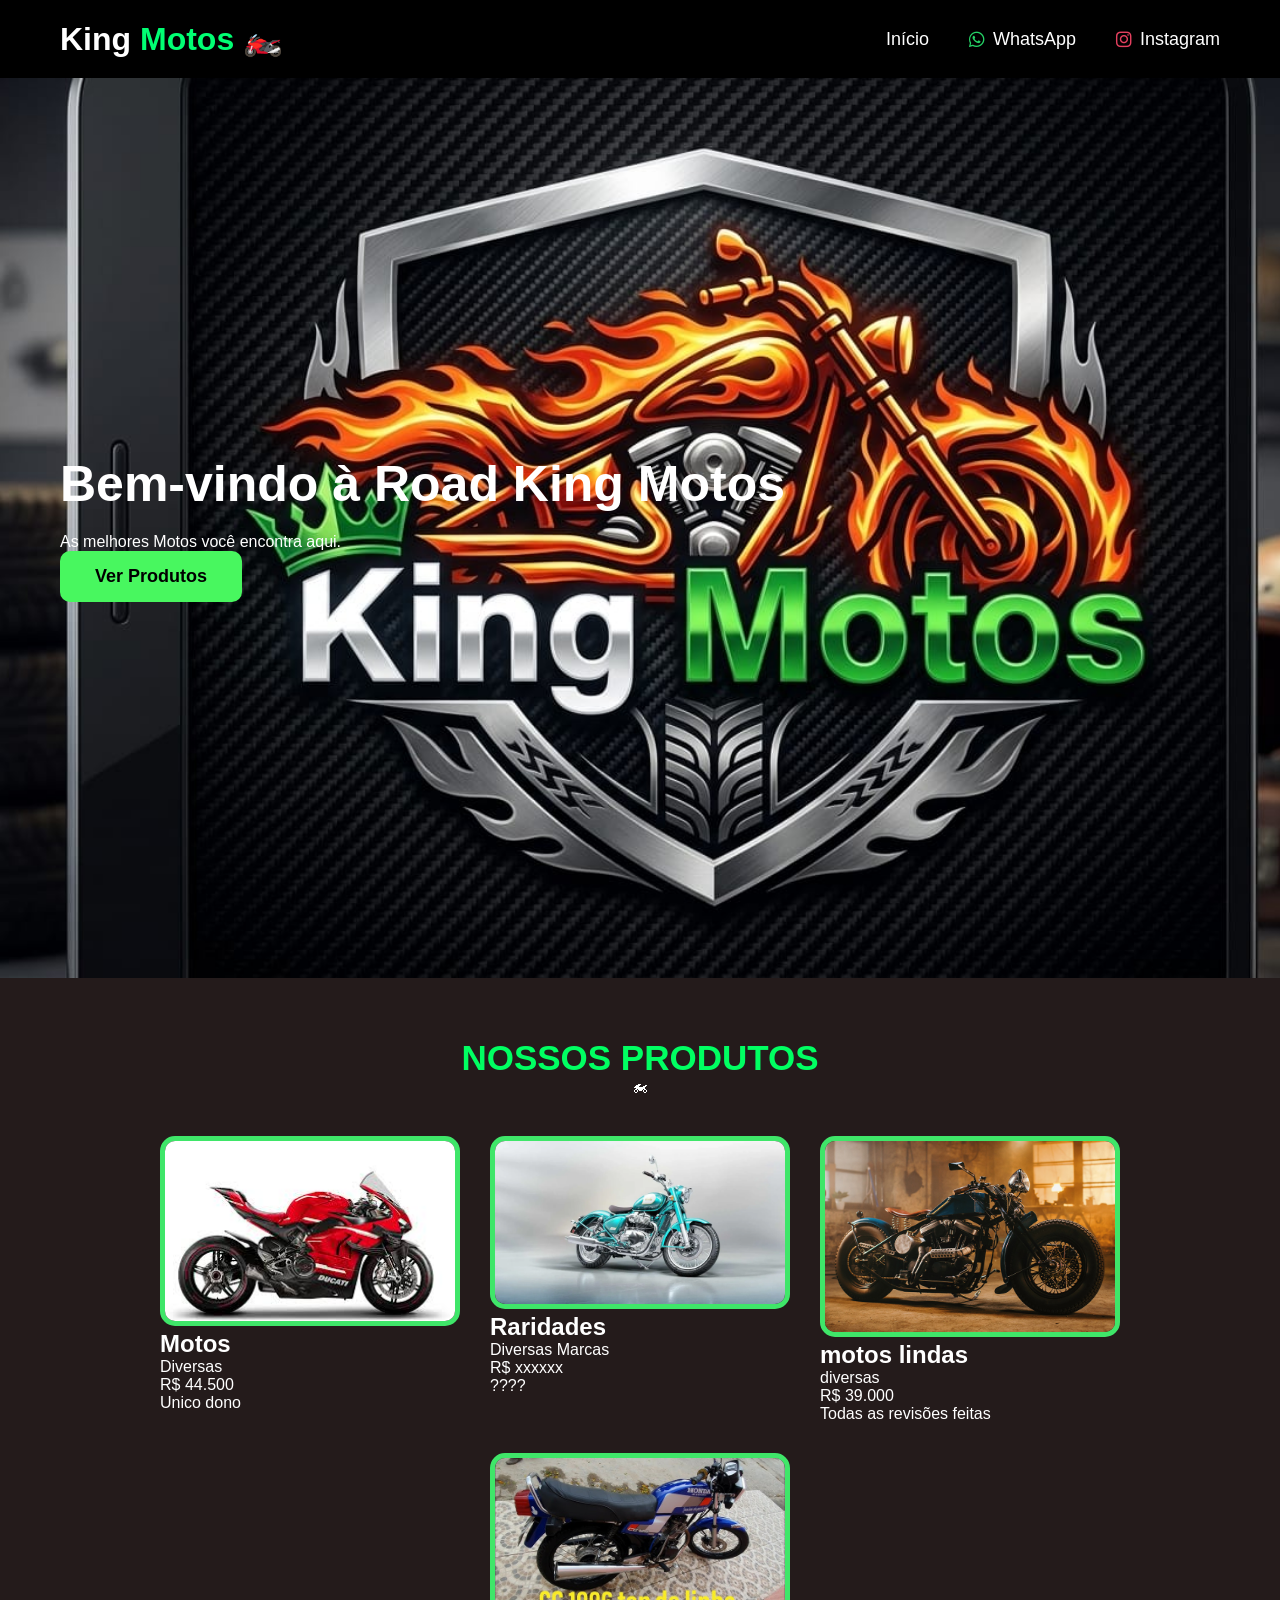
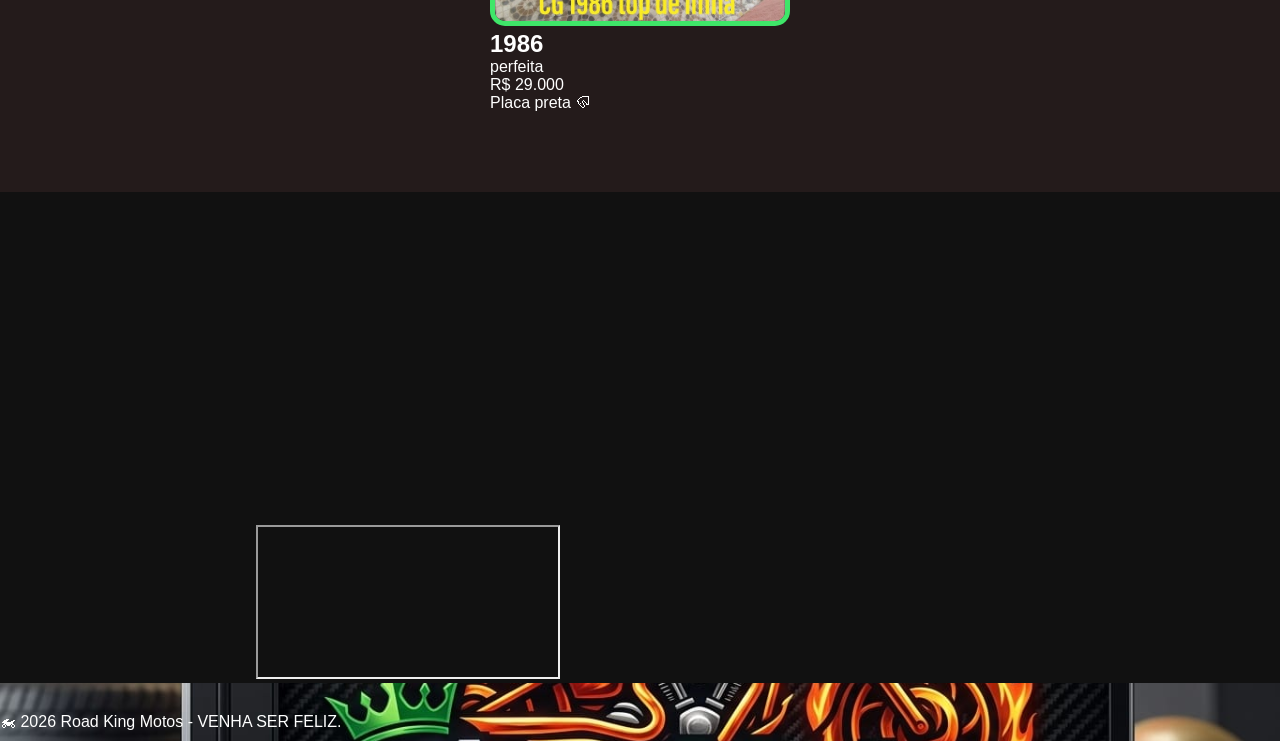
<file: index - Copia.html>
<!DOCTYPE html>
<html lang="pt-br">
<head>
    <meta charset="UTF-8">
    <meta name="viewport" content="width=device-width, initial-scale=1.0">
    <title>King Motos</title>

    <link rel="stylesheet" href="index.css">

    <link rel="stylesheet" href="https://cdnjs.cloudflare.com/ajax/libs/font-awesome/6.0.0/css/all.min.css">
</head>

<body>

<header>
    <div class="logo">
        <h1> King <span>Motos &#127949;&#xFE0F;</span></h1>
    </div>
    <nav>
        <a href="#">Início</a>
        
        <a href="https://wa.me/5511962297600" target="_blank">
            <i class="fa-brands fa-whatsapp"></i> WhatsApp
        </a>

        <a href="https://www.instagram.com/fabianopiaui?utm_source=qr&igsh=NXZnNHpnM2V2ejA3" target="_blank">
            <i class="fa-brands fa-instagram"></i> Instagram
        </a>
    </nav>
</header>

<section class="secao-img1">
    <div class="texto">
        <h2>Bem-vindo à Road King Motos</h2>
        <p>As melhores Motos você encontra aqui.</p>

        <a href="#nossos-produtos">
            <button>Ver Produtos</button>
        </a>
    </div>
</section>

<main id="nossos-produtos">
    <ul class="produtos-titulo">
        <li>Nossos Produtos</li>&#127949;
    </ul>

    <div class="container">
        <div class="card">
            <img src="./img/produtos/images.jpg" width="200" height="100">
            <h2>Motos</h2>
            <p>Diversas </p>
            <p class="preço">R$ 44.500</p>Unico dono
        </div>

        <div class="card">
            <img src="./img/produtos/retroroad.webp" alt="200">
            <h2>Raridades</h2>
            <p>Diversas Marcas</p>
            <p class="preço">R$ xxxxxx</p>????
        </div>
        <div class="card">
            <img src="./img/produtos/motos.antiga.jpg" alt="motos">
            <h2>motos lindas</h2>
            <p>diversas</p>
            <p class="preço">R$ 39.000</p>Todas as revisões feitas
        </div>
        <div class="card">
            <img src="./img/1986.jpg" alt="As melhores motos">
            <h2>1986</h2>
            <p>perfeita </p>
            <p class="preço">R$ 29.000</p>Placa preta &#129591;
        </div>
        </div>
</main>

<section class="secao-img2"></section> 
<div class="container-flex">
    <iframe src="https://www.google.com/maps/embed?pb=!1m18!1m12!1m3!1d3654.3762044916803!2d-46.548263125417755!3d-23.662500765314242!2m3!1f0!2f0!3f0!3m2!1i1024!2i768!4f13.1!3m3!1m2!1s0x94ce42fa87ca9125%3A0x3316667a990a7ba7!2sR.%20Corumb%C3%A1%2C%20372%20-%20Vila%20Alice%2C%20Santo%20Andr%C3%A9%20-%20SP%2C%2009041-270!5e0!3m2!1spt-BR!2sbr!4v1776347235772!5m2!1spt-BR!2sbr" width="400" height="300" style="border:0;" allowfullscreen="" loading="lazy" referrerpolicy="no-referrer-when-downgrade"></iframe>
</div>
<div class="video">
    <iframe src="https://youtu.be/TsQVTlcSUlQ"></iframe>
</div>

<footer>
    <p>&#127949; 2026 Road King Motos -  VENHA SER FELIZ.</p>
</footer>

</body>
</html>
</file>
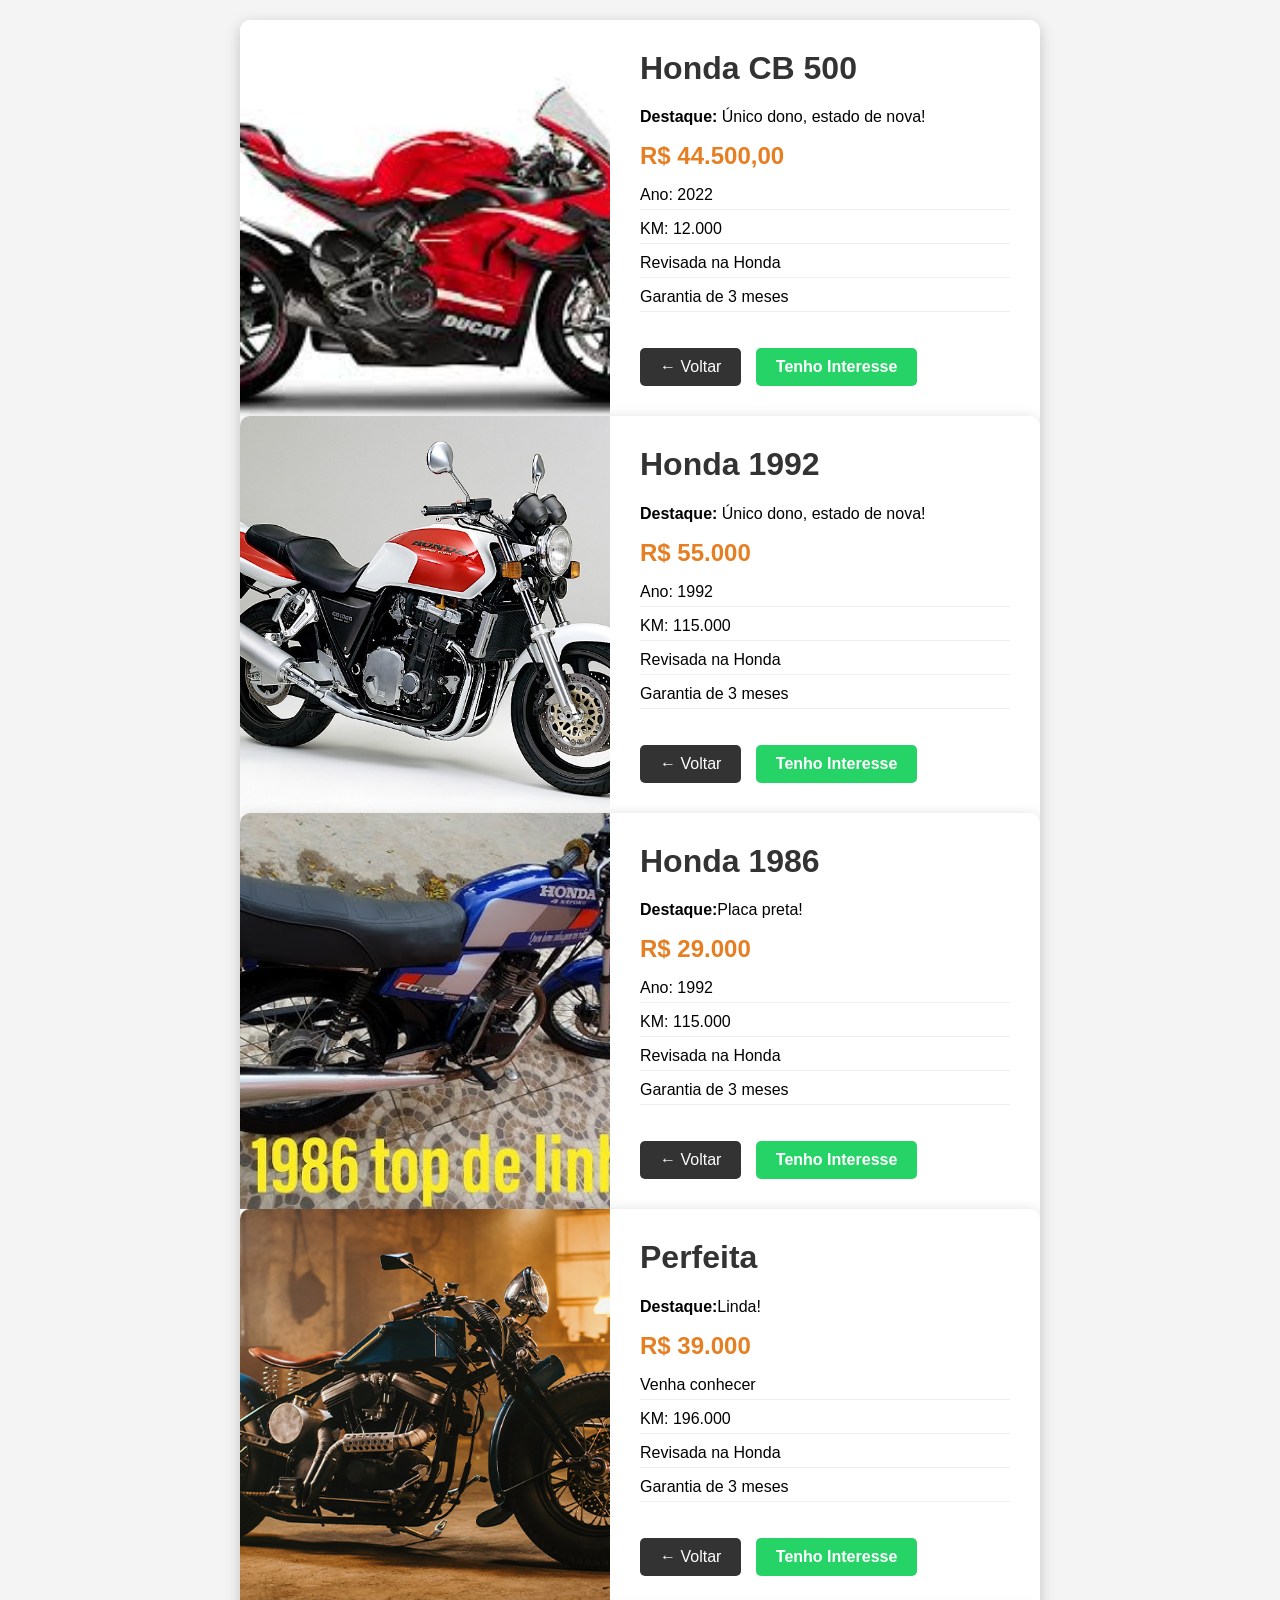
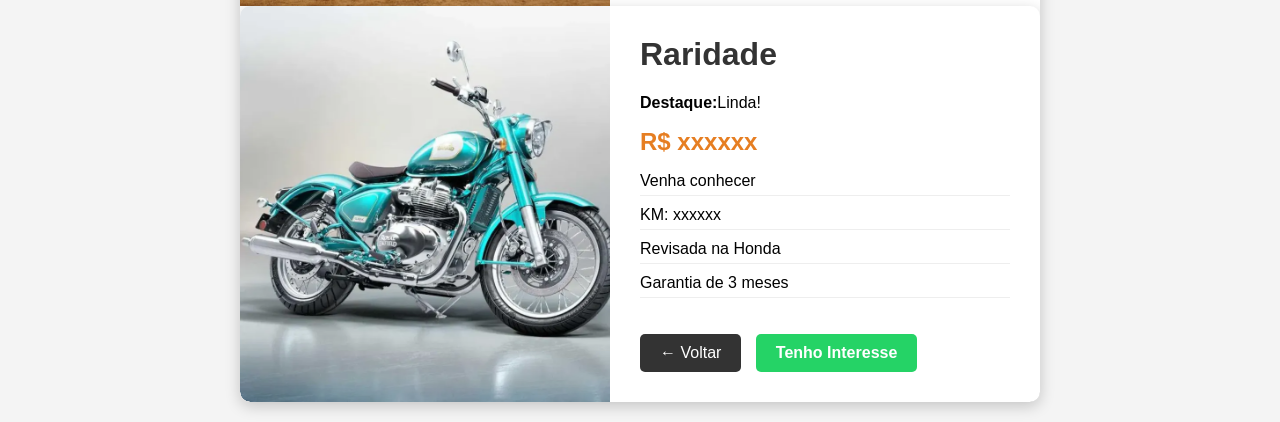
<file: pop_produtos.html>
<!DOCTYPE html>
<html lang="pt-br">
<head>
    <meta charset="UTF-8">
    <meta name="viewport" content="width=device-width, initial-scale=1.0">
    <title>Detalhes do Produto - King Motos</title>
    <!-- Reaproveitando seus ícones -->
    <link rel="stylesheet" href="https://cloudflare.com">
    <style>
        body {
            font-family: Arial, sans-serif;
            background-color: #f4f4f4;
            margin: 0;
            padding: 20px;
            display: flex;
            justify-content: center;
        }
        .pop-container {
            background: white;
            max-width: 800px;
            width: 100%;
            border-radius: 10px;
            overflow: hidden;
            box-shadow: 0 4px 15px rgba(0,0,0,0.2);
            display: flex;
            flex-wrap: wrap;
        }
        .pop-img {
            flex: 1;
            min-width: 300px;
        }
        .pop-img img {
            width: 100%;
            height: 100%;
            object-fit: cover;
        }
        .pop-info {
            flex: 1;
            padding: 30px;
            min-width: 300px;
        }
        .pop-info h1 {
            color: #333;
            margin-top: 0;
        }
        .preco-destaque {
            font-size: 24px;
            color: #e67e22;
            font-weight: bold;
            margin: 15px 0;
        }
        .detalhes-lista {
            list-style: none;
            padding: 0;
        }
        .detalhes-lista li {
            margin-bottom: 10px;
            border-bottom: 1px solid #eee;
            padding-bottom: 5px;
        }
        .btn-voltar {
            display: inline-block;
            margin-top: 20px;
            padding: 10px 20px;
            background-color: #333;
            color: white;
            text-decoration: none;
            border-radius: 5px;
        }
        .btn-whatsapp {
            display: inline-block;
            background-color: #25d366;
            color: white;
            padding: 10px 20px;
            text-decoration: none;
            border-radius: 5px;
            font-weight: bold;
            margin-left: 10px;
        }
    </style>
</head>
<body>

<div class="pop-container">
    <div class="pop-img">
        <!-- Aqui você mudará a imagem para cada moto -->
        <img src="./produtos/images.jpg" alt="Moto King Motos">
    </div>
    
    <div class="pop-info">
        <h1>Honda CB 500</h1>
        <p><strong>Destaque:</strong> Único dono, estado de nova!</p>
        
        <div class="preco-destaque">R$ 44.500,00</div>

        <ul class="detalhes-lista">
            <li><i class="fa-solid fa-calendar-days"></i> Ano: 2022</li>
            <li><i class="fa-solid fa-gauge-high"></i> KM: 12.000</li>
            <li><i class="fa-solid fa-wrench"></i> Revisada na Honda</li>
            <li><i class="fa-solid fa-shield-halved"></i> Garantia de 3 meses</li>
        </ul>

        <a href="index.html" class="btn-voltar">← Voltar</a>
        <a href="https://wa.me/5511962297600" class="btn-whatsapp" target="_blank">
            <i class="fa-brands fa-whatsapp"></i> Tenho Interesse
        </a>

    </div>
    <div class="pop-container">
    <div class="pop-img">
        <img src="./produtos/1992_Honda.jpg" alt="Moto King Motos">
    </div>
    
    <div class="pop-info">
        <h1>Honda 1992</h1>
        <p><strong>Destaque:</strong> Único dono, estado de nova!</p>
        
        <div class="preco-destaque">R$ 55.000</div>

        <ul class="detalhes-lista">
            <li><i class="fa-solid fa-calendar-days"></i> Ano: 1992</li>
            <li><i class="fa-solid fa-gauge-high"></i> KM: 115.000</li>
            <li><i class="fa-solid fa-wrench"></i> Revisada na Honda</li>
            <li><i class="fa-solid fa-shield-halved"></i> Garantia de 3 meses</li>
        </ul>

        <a href="index.html" class="btn-voltar">← Voltar</a>
        <a href="https://wa.me/5511962297600" class="btn-whatsapp" target="_blank">
            <i class="fa-brands fa-whatsapp"></i> Tenho Interesse
        </a>

    </div>
     <div class="pop-container">
    <div class="pop-img">
        <img src="./produtos/img/1986.jpg" alt="Moto King Motos">
    </div>
    
    <div class="pop-info">
        <h1>Honda 1986</h1>
        <p><strong>Destaque:</strong>Placa preta!</p>
        
        <div class="preco-destaque">R$ 29.000</div>

        <ul class="detalhes-lista">
            <li><i class="fa-solid fa-calendar-days"></i> Ano: 1992</li>
            <li><i class="fa-solid fa-gauge-high"></i> KM: 115.000</li>
            <li><i class="fa-solid fa-wrench"></i> Revisada na Honda</li>
            <li><i class="fa-solid fa-shield-halved"></i> Garantia de 3 meses</li>
        </ul>

        <a href="index.html" class="btn-voltar">← Voltar</a>
        <a href="https://wa.me/5511962297600" class="btn-whatsapp" target="_blank">
            <i class="fa-brands fa-whatsapp"></i> Tenho Interesse
        </a>

    </div>
     <div class="pop-container">
    <div class="pop-img">
        <img src="./produtos/motos.antiga.jpg" alt="Moto King Motos">
    </div>
    
    <div class="pop-info">
        <h1>Perfeita</h1>
        <p><strong>Destaque:</strong>Linda!</p>
        
        <div class="preco-destaque">R$ 39.000</div>

        <ul class="detalhes-lista">
            <li><i class="fa-solid fa-calendar-days"></i> Venha conhecer</li>
            <li><i class="fa-solid fa-gauge-high"></i> KM: 196.000</li>
            <li><i class="fa-solid fa-wrench"></i> Revisada na Honda</li>
            <li><i class="fa-solid fa-shield-halved"></i> Garantia de 3 meses</li>
        </ul>

        <a href="index.html" class="btn-voltar">← Voltar</a>
        <a href="https://wa.me/5511962297600" class="btn-whatsapp" target="_blank">
            <i class="fa-brands fa-whatsapp"></i> Tenho Interesse
        </a>

    </div>
     <div class="pop-container">
    <div class="pop-img">
        <img src="./produtos/retroroad.webp" alt="Moto King Motos">
    </div>
    
    <div class="pop-info">
        <h1>Raridade</h1>
        <p><strong>Destaque:</strong>Linda!</p>
        
        <div class="preco-destaque">R$ xxxxxx</div>

        <ul class="detalhes-lista">
            <li><i class="fa-solid fa-calendar-days"></i> Venha conhecer</li>
            <li><i class="fa-solid fa-gauge-high"></i> KM: xxxxxx</li>
            <li><i class="fa-solid fa-wrench"></i> Revisada na Honda</li>
            <li><i class="fa-solid fa-shield-halved"></i> Garantia de 3 meses</li>
        </ul>

        <a href="index.html" class="btn-voltar">← Voltar</a>
        <a href="https://wa.me/5511962297600" class="btn-whatsapp" target="_blank">
            <i class="fa-brands fa-whatsapp"></i> Tenho Interesse
        </a>

    </div>
</div>

</body>
</html>
</file>
<file: index.css>
/* RESET GERAL */
*{
    margin: 0;
    padding: 0;
    box-sizing: border-box;
    font-family: Arial, Helvetica, sans-serif;
    scroll-behavior: smooth; /* Faz o scroll ficar suave ao clicar no botão */
}

body{
    background-color: #111;
    color: white;
}

/* MENU SUPERIOR */
header{
    background-color: black;
    display: flex;
    justify-content: space-between;
    align-items: center;
    padding: 20px 60px;
    position: sticky;
    top: 0;
    z-index: 1000;
}

.logo span{
    color: rgb(0, 255, 115);
}

nav {
    display: flex;
    align-items: center;
}

nav a{
    color: white !important;
    text-decoration: none;
    margin-left: 40px;
    font-size: 18px;
    display: flex;
    align-items: center;
    gap: 8px;
    transition: 0.3s;
}

nav a:hover{
    color: gold !important;
}

.fa-whatsapp { color: #25d366; }
.fa-instagram { color: #e4405f; }

/* BANNER PRINCIPAL */
.secao-img1{
    width: 100%;
    height: 100vh;
    background-image: url("./produtos/logo.jpg");
    background-size: cover;
    background-position: center 10%;
    display: flex;
    align-items: center;
    padding: 60px;
}

.texto h2{
    font-size: 50px;
    margin-bottom: 20px;
}

button{
    background: #48f75f;
    border: none;
    padding: 15px 35px;
    font-size: 18px;
    border-radius: 10px;
    cursor: pointer;
    font-weight: bold;
    transition: 0.3s;
}

button:hover{
    background: #3fe669;
    transform: scale(1.05);
}

/* ESTILIZAÇÃO DA SEÇÃO DE PRODUTOS */
#nossos-produtos {
    padding: 60px 20px;
    background-color: #241b1b;
}

.produtos-titulo {
    list-style: none;
    text-align: center;
    margin-bottom: 40px;
}

.produtos-titulo li {
    font-size: 35px;
    font-weight: bold;
    color: rgb(0, 255, 98);
    text-transform: uppercase;
}
/*Imagnes do sobre nós*/
.img_sobrenos {
    width: 15%;
    float: left;
    margin-right: 20px;
}
.titulo_sobrenos {
    clear: left;
    text-align: center;
}
.texto_diferente {
    color: rgb(0, 128, 28);
    font-weight: bold;
    font-style: italic;
    text-decoration: underline;
}
.sobre_nos {
    margin: 0;
    text-align: justify;
    width: 65%;
    margin-left: 20%;
}

.container {
    display: flex;
    flex-wrap: wrap;
    justify-content: center;
    gap: 30px;
    max-width: 1200px;
    margin: 0 auto;
}
.card a {
    text-decoration: none; /* Remove o sublinhado azul */
    color: inherit;        /* Mantém a cor original do seu texto */
    display: block;        /* Garante que o link ocupe todo o espaço do card */
}

.card:hover {
    transform: scale(1.02); /* Efeito opcional: aumenta levemente ao passar o mouse */
    transition: 0.3s;
}

/* SEGUNDA IMAGEM */
.secao-img2{
    width: 0%;
    height: 40%;
    background-image: url("./produtos/moto.king.jpg");
    background-size: cover;
    background-position: center;
}
.video{
    padding: 1% 0 0 20%;
     width: 20px;
}

/* RODAPÉ */
footer{
    background: url("./produtos/logo.jpg");
    background-size: cover;
    background-position: center;
    background-color: #25d366(0, 0, 0, 0.6);
    background-blend-mode: darken;
    padding: 30px 10px 10px 0;
}
.container-flex {
display: flex;
flex-direction: row-reverse;
gap: 10px;
width: 80%;
padding: 10px;
}



.container {
    margin: 20px auto;
}

img {
    width: 300px;
    height: auto;
    border:  5px solid #3fe669;
    border-radius: 15px;
    box-shadow: 0 4px 8px rgba(red, green, blue, alpha);
    transition: transform 0.3s; 
}

.contatos-container {
    max-width: 450px;
    margin: 30px auto;
    padding: 10px;
    border: 1px solid #0ab10ade;
    background-color: #221f1fcc;
    font-family: sans-serif;
}

.formulario-contato .campo {
    margin-bottom: 15px;
    display: flex;
    flex-direction: column;
}

.formulario-contato label {
    margin-bottom: 5px;
    font-weight: bold;
}

.formulario-contato input[type="text"],
.formulario-contato input[type="email"],
.formulario-contato input[type="tel"],
.formulario-contato textarea,
.formulario-contato select {
    padding: 8px;
    border: 1px solid #161515d8;
    border-radius: 4px;
    width: 100%;
    box-sizing: border-box;
}

.formulario-contato .campo-opcao,
.formulario-contato .campo-checkbox {
    margin-bottom: 15px;
}

.formulario-contato .campo-opcao label {
    display: inline-block;
    margin-right: 15px;
    font-weight: normal;
}
</file>
